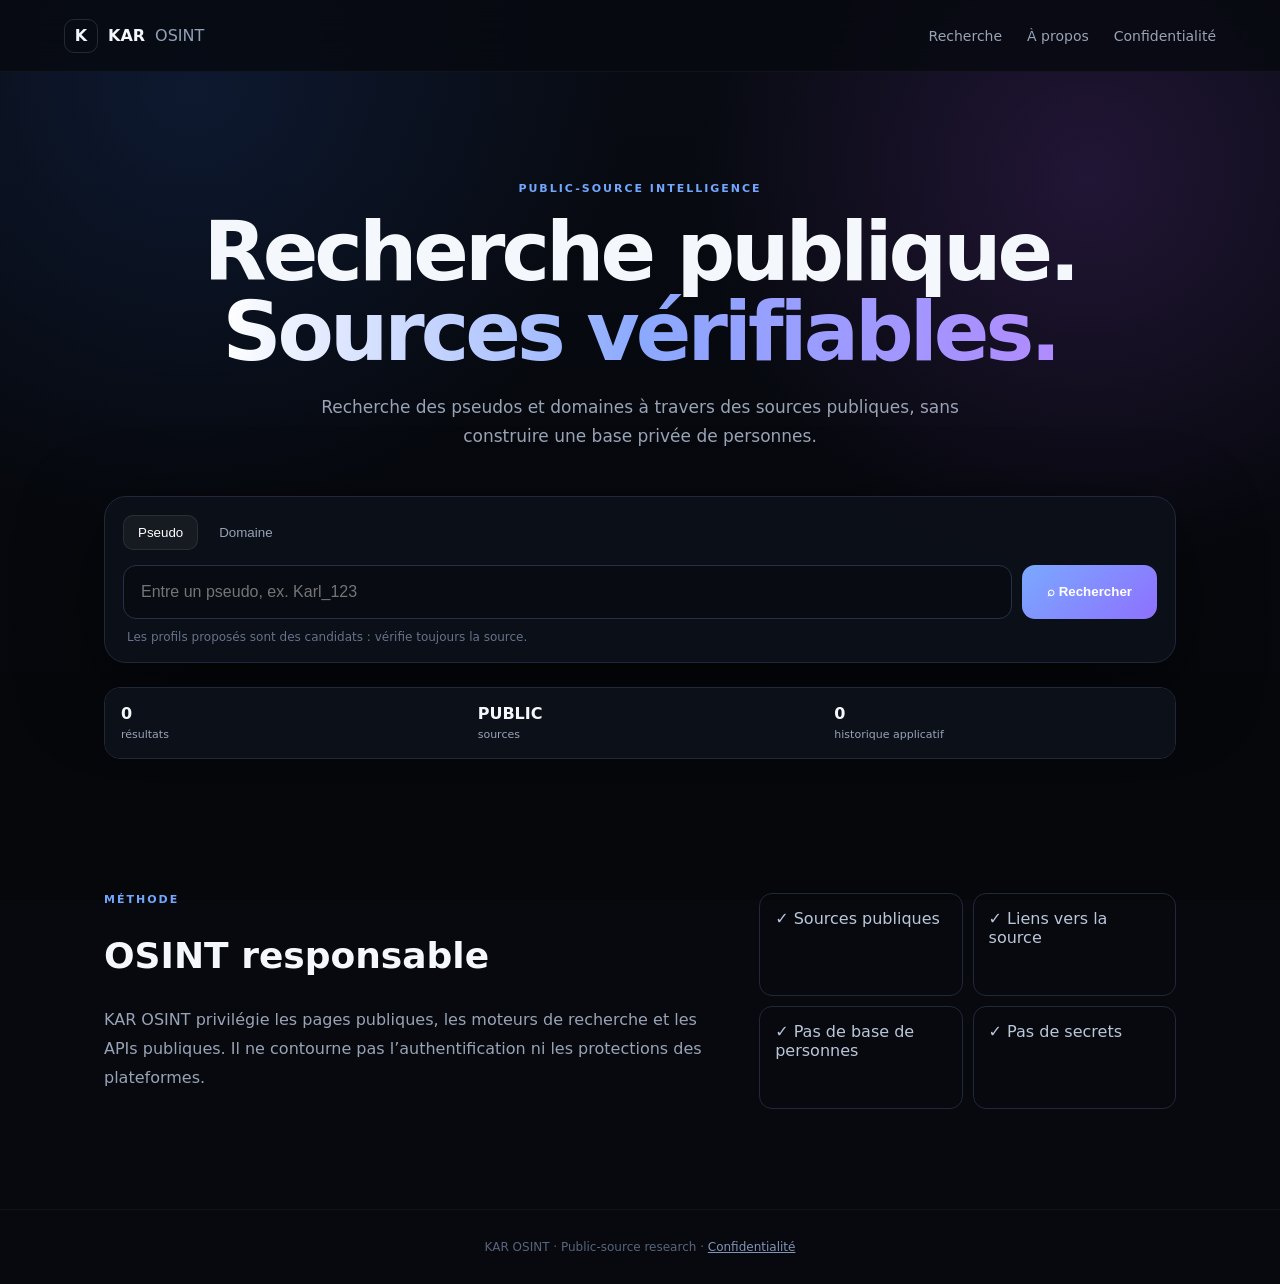
<file: templates/index.html>
<!doctype html><html lang="fr"><head><meta charset="utf-8"><meta name="viewport" content="width=device-width,initial-scale=1"><title>KAR OSINT</title><link rel="stylesheet" href="/static/css/style.css"></head><body><div class="bg"></div><header><div class="brand"><span class="logo">K</span>KAR <b>OSINT</b></div><nav><a href="#search">Recherche</a><a href="#about">À propos</a><a href="/privacy">Confidentialité</a></nav></header><main><section class="hero"><div class="badge">PUBLIC-SOURCE INTELLIGENCE</div><h1>Recherche publique.<br><span>Sources vérifiables.</span></h1><p>Recherche des pseudos et domaines à travers des sources publiques, sans construire une base privée de personnes.</p></section><section class="panel" id="search"><div class="tabs"><button class="tab active" data-mode="username">Pseudo</button><button class="tab" data-mode="domain">Domaine</button></div><div class="searchrow"><input id="query" placeholder="Entre un pseudo, ex. Karl_123"><button id="searchBtn">⌕ Rechercher</button></div><div class="hint" id="hint">Les profils proposés sont des candidats : vérifie toujours la source.</div></section><section class="stats" id="stats" hidden><div><strong id="count">0</strong><span>résultats</span></div><div><strong>PUBLIC</strong><span>sources</span></div><div><strong>0</strong><span>historique applicatif</span></div></section><section id="results" class="results"></section><section class="about" id="about"><div><div class="mini">MÉTHODE</div><h2>OSINT responsable</h2><p>KAR OSINT privilégie les pages publiques, les moteurs de recherche et les APIs publiques. Il ne contourne pas l’authentification ni les protections des plateformes.</p></div><div class="rules"><div>✓ Sources publiques</div><div>✓ Liens vers la source</div><div>✓ Pas de base de personnes</div><div>✓ Pas de secrets</div></div></section></main><footer>KAR OSINT · Public-source research · <a href="/privacy">Confidentialité</a></footer><script src="/static/js/app.js"></script></body></html>
</file>
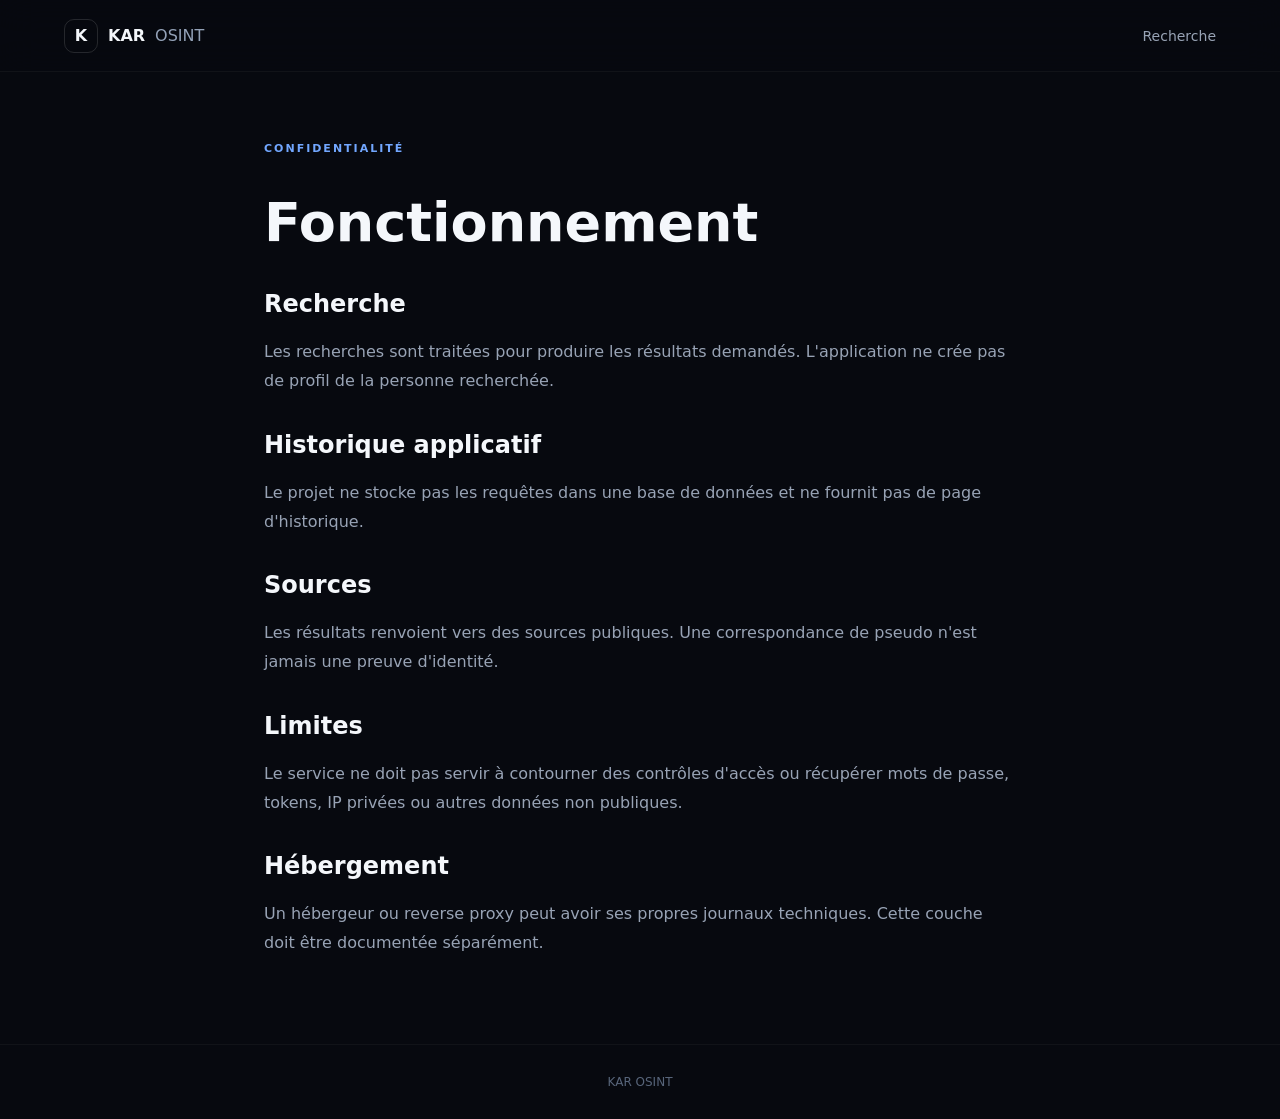
<file: templates/privacy.html>
<!doctype html><html lang="fr"><head><meta charset="utf-8"><meta name="viewport" content="width=device-width,initial-scale=1"><title>KAR OSINT — Confidentialité</title><link rel="stylesheet" href="/static/css/style.css"></head><body><header><div class="brand"><span class="logo">K</span>KAR <b>OSINT</b></div><nav><a href="/">Recherche</a></nav></header><main class="legal"><div class="mini">CONFIDENTIALITÉ</div><h1>Fonctionnement</h1><h2>Recherche</h2><p>Les recherches sont traitées pour produire les résultats demandés. L'application ne crée pas de profil de la personne recherchée.</p><h2>Historique applicatif</h2><p>Le projet ne stocke pas les requêtes dans une base de données et ne fournit pas de page d'historique.</p><h2>Sources</h2><p>Les résultats renvoient vers des sources publiques. Une correspondance de pseudo n'est jamais une preuve d'identité.</p><h2>Limites</h2><p>Le service ne doit pas servir à contourner des contrôles d'accès ou récupérer mots de passe, tokens, IP privées ou autres données non publiques.</p><h2>Hébergement</h2><p>Un hébergeur ou reverse proxy peut avoir ses propres journaux techniques. Cette couche doit être documentée séparément.</p></main><footer>KAR OSINT</footer></body></html>
</file>
<file: static/css/style.css>
:root{--bg:#07090f;--panel:#0d111b;--text:#f4f7fb;--muted:#98a3b5;--line:#20293a;--accent:#72a7ff}*{box-sizing:border-box}body{margin:0;background:var(--bg);color:var(--text);font-family:Inter,system-ui,sans-serif}.bg{position:fixed;inset:0;z-index:-1;background:radial-gradient(circle at 15% 10%,#19356b55,transparent 32%),radial-gradient(circle at 85% 20%,#5b2e8550,transparent 30%),linear-gradient(#080b13,#05070b 80%)}header{height:72px;display:flex;align-items:center;justify-content:space-between;padding:0 5vw;border-bottom:1px solid #ffffff0b;background:#07090fcc;backdrop-filter:blur(18px);position:sticky;top:0;z-index:5}.brand{display:flex;gap:10px;align-items:center;font-weight:800}.brand b{font-weight:500;color:#93a1b7}.logo{width:34px;height:34px;display:grid;place-items:center;border:1px solid #ffffff20;border-radius:10px}nav{display:flex;gap:25px}nav a{color:var(--muted);text-decoration:none;font-size:14px}main{max-width:1120px;margin:auto;padding:70px 24px}.hero{text-align:center;padding:40px 0 45px}.badge,.mini{font-size:11px;letter-spacing:2px;color:var(--accent);font-weight:800}.hero h1{font-size:clamp(44px,7vw,82px);line-height:.98;margin:17px 0 20px;letter-spacing:-4px}.hero h1 span{background:linear-gradient(90deg,#fff,#8ba9ff,#b08bff);-webkit-background-clip:text;color:transparent}.hero p{max-width:700px;margin:auto;color:var(--muted);font-size:17px;line-height:1.7}.panel{background:#0d111bd9;border:1px solid var(--line);border-radius:22px;padding:18px;box-shadow:0 25px 80px #0008}.tabs{display:flex;gap:6px;margin-bottom:15px}.tab{background:transparent;border:1px solid transparent;color:var(--muted);padding:9px 14px;border-radius:10px;cursor:pointer}.tab.active{background:#ffffff0c;border-color:#ffffff15;color:#fff}.searchrow{display:flex;gap:10px}.searchrow input{flex:1;min-width:0;background:#080b12;border:1px solid #263148;color:#fff;padding:17px;border-radius:13px;font-size:16px;outline:none}.searchrow input:focus{border-color:#5d83cf}.searchrow button{border:0;border-radius:13px;padding:0 25px;background:linear-gradient(135deg,#7aa9ff,#8e70ff);color:#fff;font-weight:800;cursor:pointer}.searchrow button:disabled{opacity:.6}.hint{color:#66738a;font-size:12px;padding:11px 4px 0}.stats{display:flex;margin:24px 0;border:1px solid var(--line);border-radius:16px;overflow:hidden}.stats div{flex:1;background:#0c1019;padding:16px}.stats strong{display:block}.stats span{font-size:11px;color:var(--muted)}.results{display:grid;grid-template-columns:repeat(2,1fr);gap:12px}.result,.empty,.loading,.error{border:1px solid var(--line);background:#0b0f18cc;border-radius:17px;padding:18px}.resulttop{display:flex;justify-content:space-between}.source{font-size:11px;color:var(--accent);font-weight:800;text-transform:uppercase}.kind{font-size:10px;color:#718099}.result h3{margin:11px 0 7px;font-size:17px}.result p{margin:0 0 15px;color:var(--muted);line-height:1.5;font-size:13px}.result a{color:#b6cbff;text-decoration:none;font-size:13px}.about{display:grid;grid-template-columns:1.2fr .8fr;gap:30px;margin-top:80px;padding:30px 0}.about h2{font-size:36px}.about p,.legal p{color:var(--muted);line-height:1.8}.rules{display:grid;grid-template-columns:1fr 1fr;gap:10px}.rules div{padding:15px;border:1px solid var(--line);border-radius:13px;color:#bbc6d8}footer{text-align:center;color:#58657a;border-top:1px solid #ffffff0a;padding:30px;font-size:12px}footer a{color:#8094b8}.legal{max-width:800px}.legal h1{font-size:54px}.legal h2{margin-top:35px}@media(max-width:750px){nav{display:none}.searchrow{flex-direction:column}.searchrow button{height:52px}.results{grid-template-columns:1fr}.about{grid-template-columns:1fr}.stats{flex-direction:column}}
</file>
